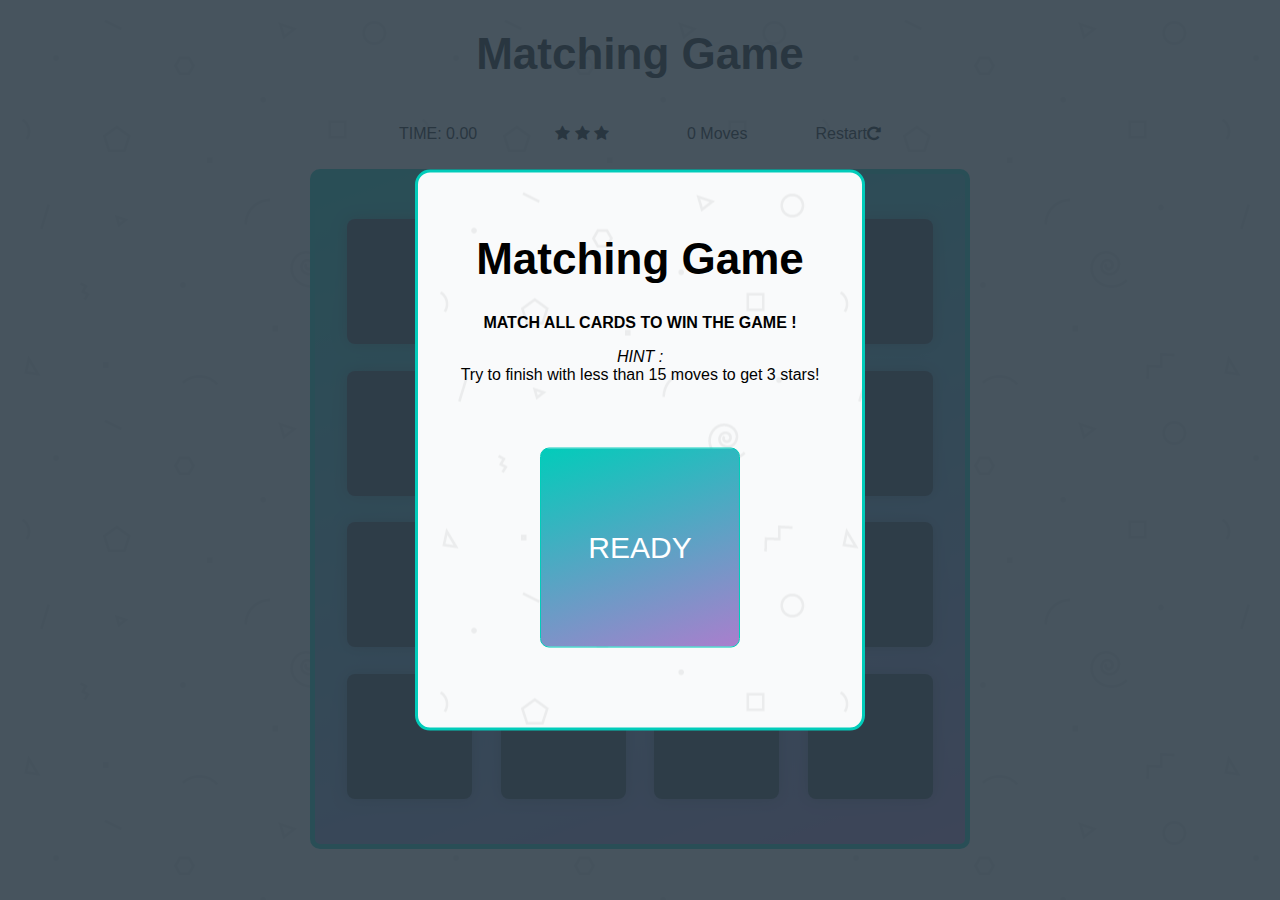
<file: index.html>
<!doctype html>
<html lang="en">

<head>
    <meta charset="utf-8">
    <title>Matching Game</title>
    <meta name="description" content="">
    <link rel="stylesheet prefetch" href="https://maxcdn.bootstrapcdn.com/font-awesome/4.6.1/css/font-awesome.min.css">
    <!--<link rel="stylesheet prefetch" href="https://fonts.googleapis.com/css?family=Coda">-->
    <link rel="stylesheet" href="css/app.css">
</head>

<body>

    <div class="container">
      <!-- Begin the Modal!-->
      <div class="modal_start hide">
            <div class="modal_start_body">

                <h1>Matching Game</h1>

                <p><strong>MATCH ALL CARDS TO WIN THE GAME !</strong></p>
                <p><em>HINT :</em><br>Try to finish with less than 15 moves to get 3 stars!</p>

                <div class="modal_btns">
                    <button class="modal_start_btn">READY</button>
                </div>
            </div>
        </div>

        <header>
          <h1>Matching Game</h1>
        </header>

        <section class="score-panel">
          <div>
          TIME: <span class="clock">0.00</span>
        </div>
        <div>
        <ul class="stars">
        		<li><i class="fa fa-star"></i></li>
        		<li><i class="fa fa-star"></i></li>
        		<li><i class="fa fa-star"></i></li>
        	</ul>
        </div>
        <div>
        	<span class="moves">0</span> Moves
        </div>
            <div class="restart">
        		Restart<a class="fa fa-repeat"></a>
        	</div>
        </section>

        <ul class="deck">
            <li class="card">
                <i class="fa fa-diamond"></i>
            </li>
            <li class="card">
                <i class="fa fa-diamond"></i>
            </li>
            <li class="card">
                <i class="fa fa-anchor"></i>
            </li>
            <li class="card">
                <i class="fa fa-anchor"></i>
            </li>
            <li class="card">
                <i class="fa fa-laptop"></i>
            </li>
            <li class="card">
                <i class="fa fa-laptop"></i>
            </li>
            <li class="card">
                <i class="fa fa-money"></i>
            </li>
            <li class="card">
                <i class="fa fa-money"></i>
            </li>
            <li class="card">
                <i class="fa fa-home"></i>
            </li>
            <li class="card">
                <i class="fa fa-home"></i>
            </li>
            <li class="card">
                <i class="fa fa-bank"></i>
            </li>
            <li class="card">
                <i class="fa fa-bank"></i>
            </li>
            <li class="card">
                <i class="fa fa-heartbeat"></i>
            </li>
            <li class="card">
                <i class="fa fa-heartbeat"></i>
            </li>
            <li class="card">
                <i class="fa fa-wifi"></i>
            </li>
            <li class="card">
                <i class="fa fa-wifi"></i>
            </li>
        </ul>
    <div class="modal_bkgd hide">
      <div class="modal_body">
        <div class="modal_stats">
          <svg viewBox="-10 -10 500 500">
          </svg>
          <h1>Winner winner chicken dinner!</h1>

          <span class="modal_time">x</span>
          <span class="modal_stars">x</span>
          <span class="modal_moves">x</span>
        </div>

        <div class="modal_btns">
          <button class="modal_btn btn_cancel">Cancel</button>
          <button class="modal_btn btn_replay">Replay</button>
        </div>
      </div>
    </div>
  </div>


    <script src="js/app.js"></script>
</body>
</html>
</file>
<file: css/app.css>
html {
    box-sizing: border-box;
}

*,
*::before,
*::after {
    box-sizing: inherit;
}

html,
body {
    width: 100%;
    height: 100%;
    margin: 0;
    padding: 0;
}

body {
    background: #ffffff url('../img/geometry2.png');
    font-family: 'Monda', sans-serif;
}

.container {
    display: flex;
    justify-content: center;
    align-items: center;
    flex-direction: column;
}

h1 {
    font-size: 2.75em;
    font-weight: 600;
    font-family: 'Philosopher', sans-serif;
}

/*
 * Styles for the deck of cards
 */

.deck {
    width: 660px;
    min-height: 680px;
    background: linear-gradient(160deg, #02ccba 0%, #aa7ecd 100%);
    padding: 32px;
    border-radius: 10px;
    display: flex;
    flex-wrap: wrap;
    justify-content: space-between;
    align-items: center;
    margin: 0 0 3em;
    border: 5px solid #02ccba ;
}

.deck .card {
    height: 125px;
    width: 125px;
    background: #2e3d49;
    font-size: 0;
    color: #ffffff;
    border-radius: 8px;
    cursor: pointer;
    display: flex;
    justify-content: center;
    align-items: center;
    box-shadow: 0px 0px 15px 0 rgba(46, 61, 73, 0.493);
}

.deck .card.open {
    background: #02b3e4;
    cursor: default;
}

.deck .card.show {
    font-size: 33px;
}

.deck .card.match {
    cursor: default;
    background: #02ccba;
    font-size: 33px;
}

/*
 * Styles for the Score Panel
 */

.score-panel {
    width: 550px;
    margin-bottom: 10px;
    padding: 1rem 0;
    display: flex;
    flex-direction: row;
    justify-content: space-around;
}

.score-panel .stars {
    margin: 0;
    padding: 0;
    display: inline-block;
    margin: 0 10px 0 10px;
}

.score-panel .stars li {
    list-style: none;
    display: inline-block;
}

.score-panel .restart {
    float: right;
    cursor: pointer;
}

/*
 * Styles for the Finish Modal
 */

 .modal_bkgd {
    position: absolute;
    top: 0;
    left: 0;
    height: 100%;
    width: 100%;
    background: rgba(46, 61, 73, 0.5);
}

.modal_body {
    position: relative;
    width: 450px;
    top: 50%;
    left: 50%;
    background: #ffffff url('../img/geometry2.png');
    transform: translate(-50%, -50%);
    border-radius: 15px;
    border:3px solid #02ccba;
}

.modal_heading {
    display: flex;
    justify-content: space-between;
    align-items: center;
    padding: 0 30px;
    background: #02ccba;
}

.modal_close {
    font-weight: bolder;
    font-size: 1.75rem;
}


.modal_stats {
    display: flex;
    flex-direction: column;
    padding: 2rem;
    align-items: center;
}

.modal_stats span {
    font-size: 25px;
}

.modal_btns {
    display: flex;
    justify-content: space-around;
    padding: 3rem;
}

.modal_btn {
    width: 140px;
    height: 50px;
    background: linear-gradient(160deg, #02ccba 0%, #aa7ecd 100%);
    border-radius:9px;
    color:#fff;
    font-size:15px;
    border:1px solid #02ccba;
    cursor: pointer;
}

.modal_btn:hover {
    background: linear-gradient(160deg, #aa7ecd 0%, #02ccba 100%);
    border:1px solid #aa7ecd;
}

.modal_btn:active {
	background: linear-gradient(160deg, #02ccba 0%, #aa7ecd 100%);
}

/* Start Modal */

.modal_start {
    position: absolute;
    top: 0;
    left: 0;
    height: 100%;
    width: 100%;
    background: rgba(46, 61, 73, 0.883);
}

.modal_start_body {
    position: relative;
    width: 450px;
    top: 50%;
    left: 50%;
    background: #ffffff url('../img/geometry2.png');
    transform: translate(-50%, -50%);
    border-radius: 15px;
    text-align: center;
    padding: 2rem 2rem;
    border:3px solid #02ccba;
}

.modal_start_btn {
    width: 200px;
    height: 200px;
    background: linear-gradient(160deg, #02ccba 0%, #aa7ecd 100%);
    border-radius:9px;
    color:#fff;
    font-size:30px;
    border:1px solid #02ccba;
    cursor: pointer;
    font-family: 'Philosopher', sans-serif;
}

.modal_start_btn:hover {
    background: linear-gradient(160deg, #aa7ecd 0%, #02ccba 100%);
    border:1px solid #aa7ecd;
}

.modal_start_btn:active {
	background: linear-gradient(160deg, #02ccba 0%, #aa7ecd 100%);
}

.hide {
    display: none;
}

.hero img {
    display: block;
    margin: auto;
    width: 0;
}

.show img {
    width: 50%;
}

.match img {
    margin: auto;
    display: block;
    width: 50%;
}

/* Success SVG animation */

svg{
width: 120px;
padding: 20px 0;

}

path, polyline{
fill: none;
stroke: #02ccba;
stroke-width: 20;
stroke-linecap: round;
stroke-linejoin: round;
}

.circle{
stroke-dasharray: 1260;
animation: circle 1s ease-out ;
}

.check{
stroke-dasharray: 430;
animation: check 1s ease-in ;
}

@keyframes circle {
    0%, 40% {
        stroke-dashoffset: -1260;
    }
    100% {
        stroke-dashoffset: 0;
    }
}

@keyframes check {
    0% {
        stroke-dashoffset: 430;
    }
    40% {
        stroke-dashoffset: 0;
    }
}
</file>
